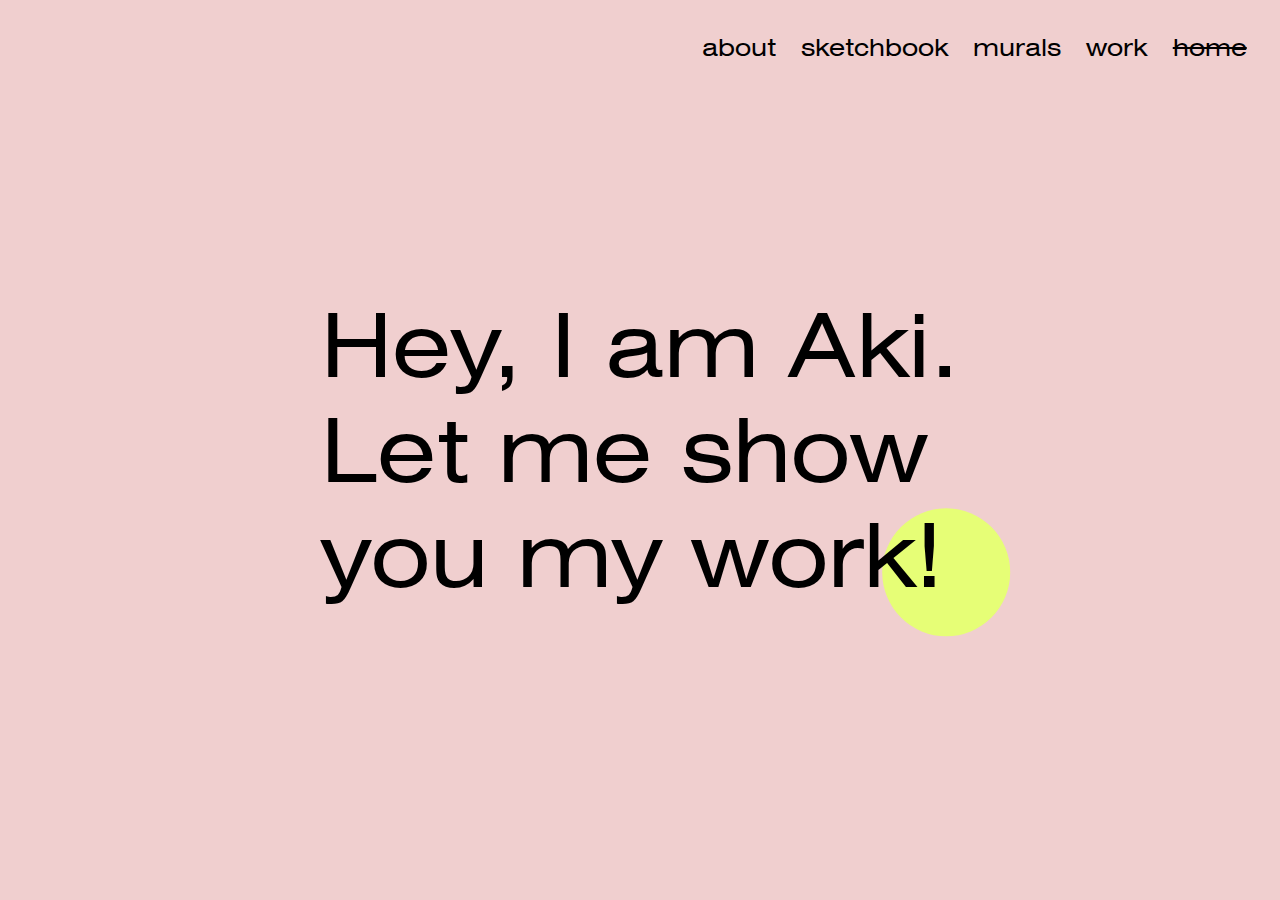
<file: index.html>
<!DOCTYPE html>
<html lang="en">
<head>
    <meta charset="UTF-8">
    <meta name="viewport" content="width=device-width, initial-scale=1.0">
    <title>Document</title>
    <link rel="stylesheet" href="landingpage_style.css">
    <link rel="stylesheet" href="navigation_style.css">
</head>
<body>
    <div class="topnav">
        <a class="active" href="#home">home</a>
        <a href="#work">work</a>
        <a href="#murals">murals</a>
        <a href="#sketchbook">sketchbook</a>
        <a href="#about">about</a>
      </div>

<div class="centeredcontent"><h1 href="work.html">Hey, I am Aki.</br> Let me show</br> you my work! </h1><span class="dot"></span></div>
</body>
</html>
</file>
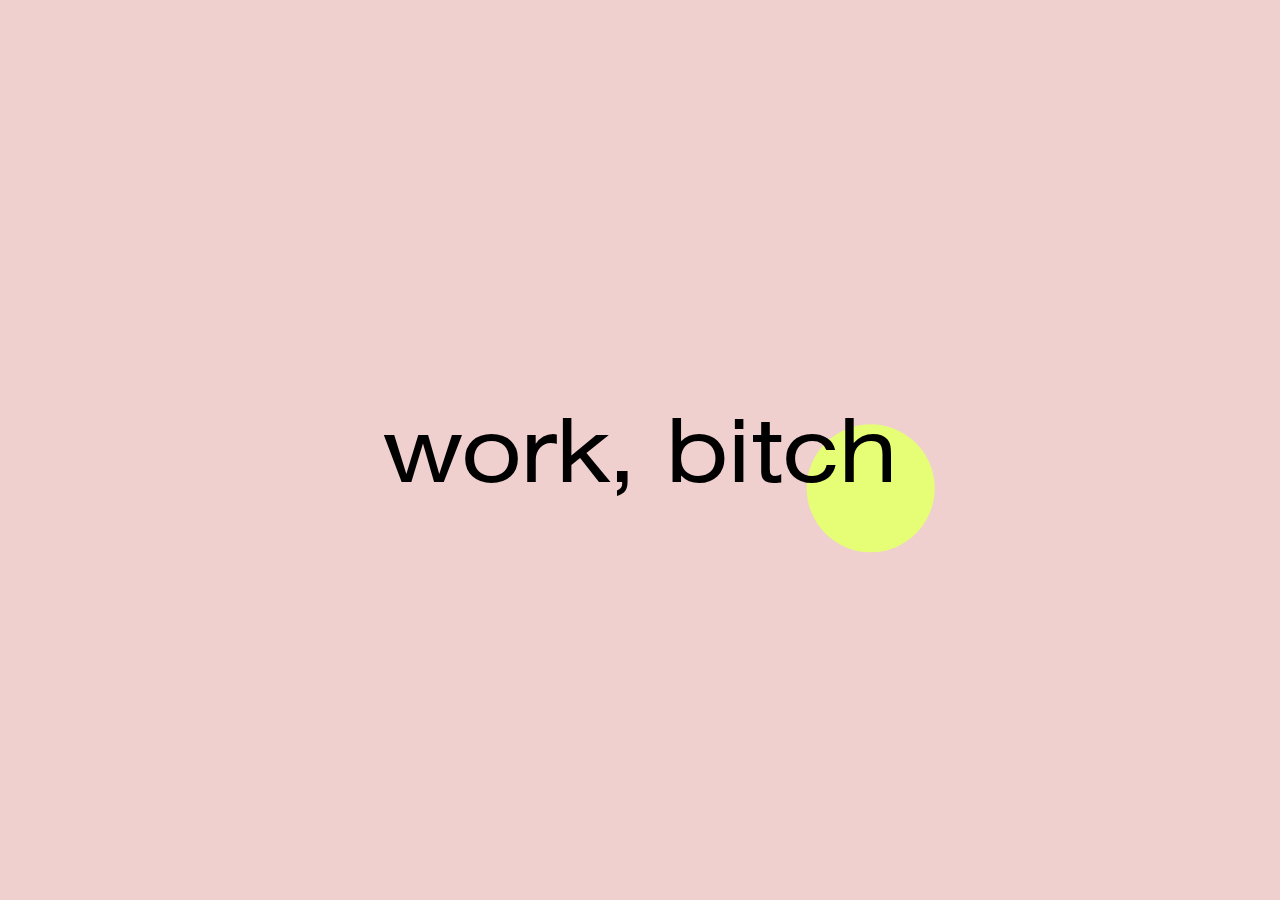
<file: work.html>
<!DOCTYPE html>
<html lang="en">
<head>
    <meta charset="UTF-8">
    <meta name="viewport" content="width=device-width, initial-scale=1.0">
    <title>Document</title>
    <link rel="stylesheet" href="landingpage_style.css">
</head>
<body>
<div class="centeredcontent"><h1>work, bitch </h1><span class="dot"></span></div>
</body>
</html>
</file>
<file: landingpage_style.css>
body {
    background-color:#F0CFCF;
    font-family:'Swis', sans-serif;
  }

  @font-face {
    font-family: 'Swis';
    src: url('Swiss721ExtendedBT.ttf') format('truetype');
}

  h1 {
    font-family: 'Swis';
    font-weight:200;
    font-size: 5.5rem;
    color: black;
    text-align: left;
  }

  h1:hover {
    text-decoration: underline;
  }
  
  .centeredcontent{
    position: absolute;
    width:auto;
    left: 50%;
    top: 50%;
    transform: translate(-50%, -50%);
  }

  .dot {
    z-index: -1;
    height: 10vw;
    width: 10vw;
    background-color:#E6FE76;
    border-radius: 50%;
    position: absolute;
    left: 110%;
    top: 90%;
    transform: translate(-110%, -90%);
  }
</file>
<file: navigation_style.css>
@font-face {
    font-family: 'Swis';
    src: url('Swiss721ExtendedBT.ttf') format('truetype');
}

.topnav a {
    font-family:'Swis';
    float: right;
    color: black;
    text-align: center;
    padding-top: 2% ;
    padding-right: 2% ;
    text-decoration: none;
    font-size: 1.5rem;
  }
  
  /* Change the color of links on hover */
  .topnav a:hover {
    color: black;
  }
  
  /* Add a color to the active/current link */
  .topnav a.active {
    text-decoration: line-through;
  }
</file>
